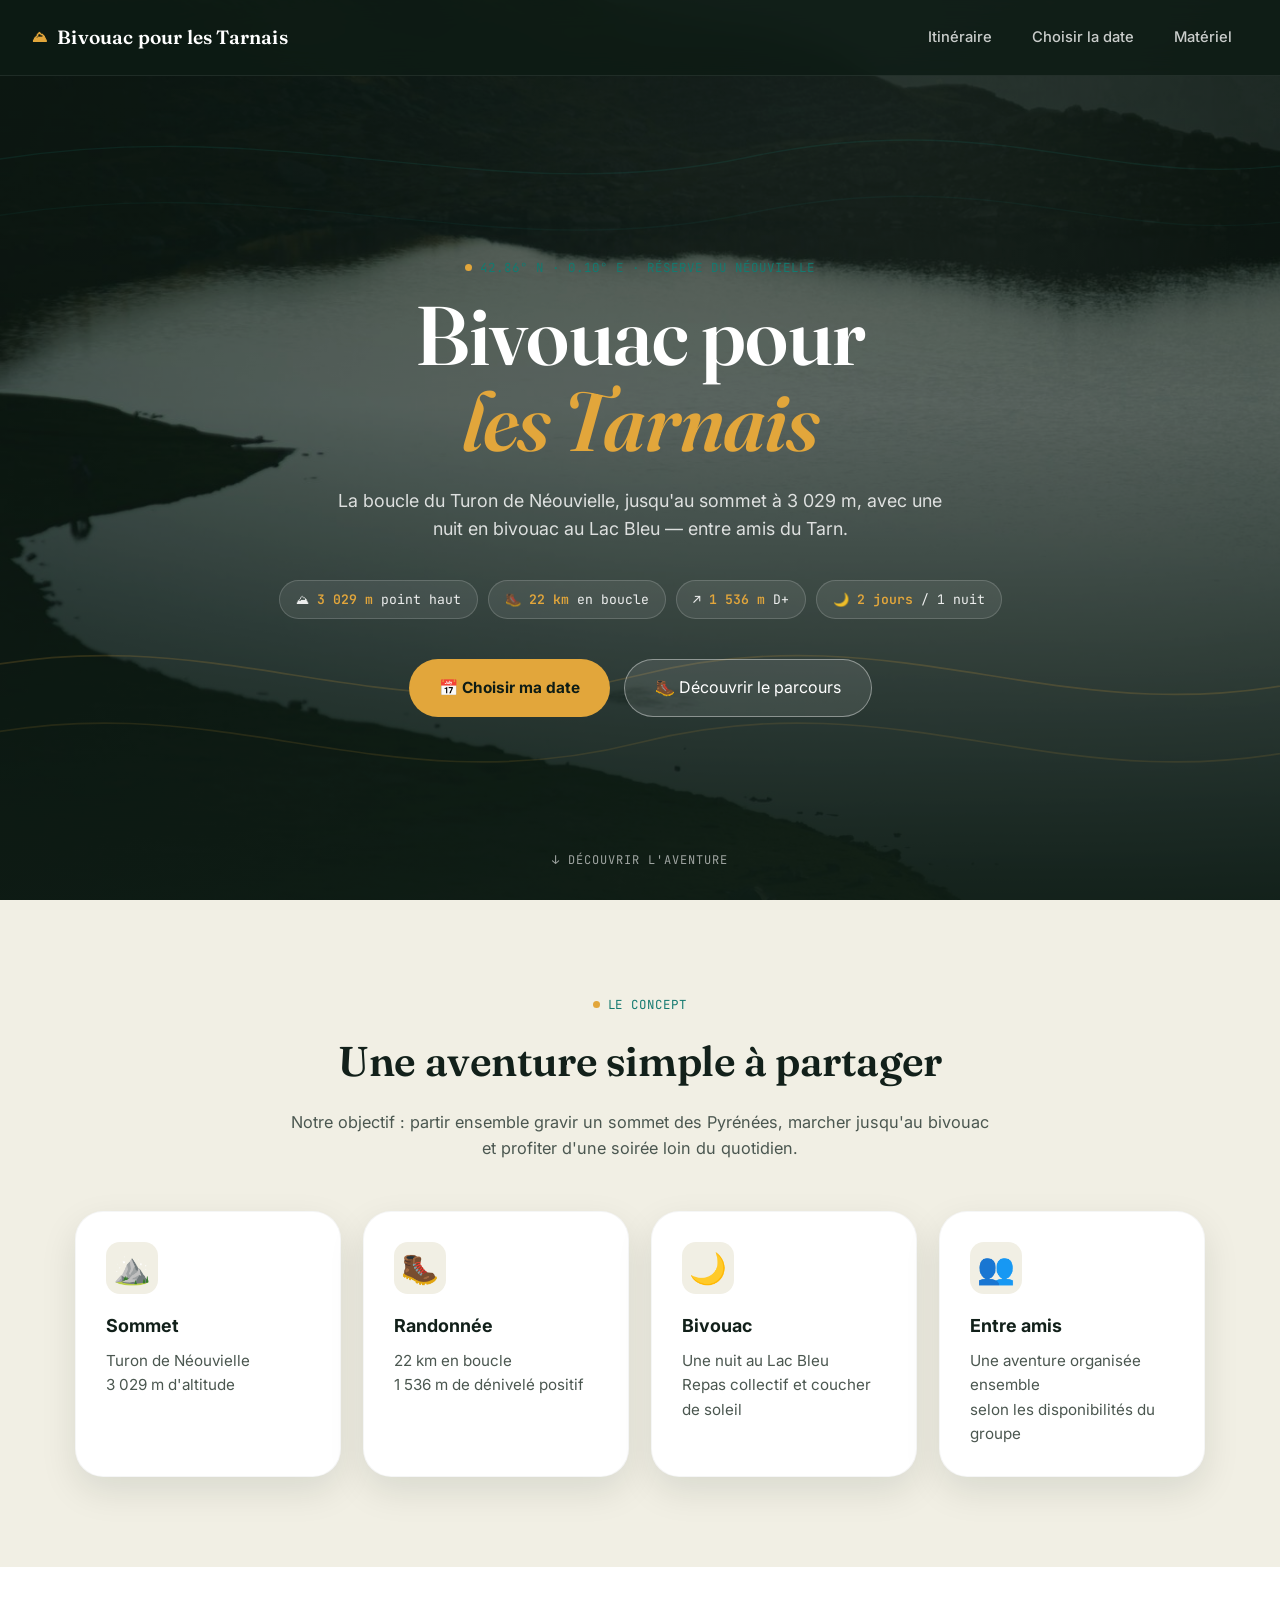
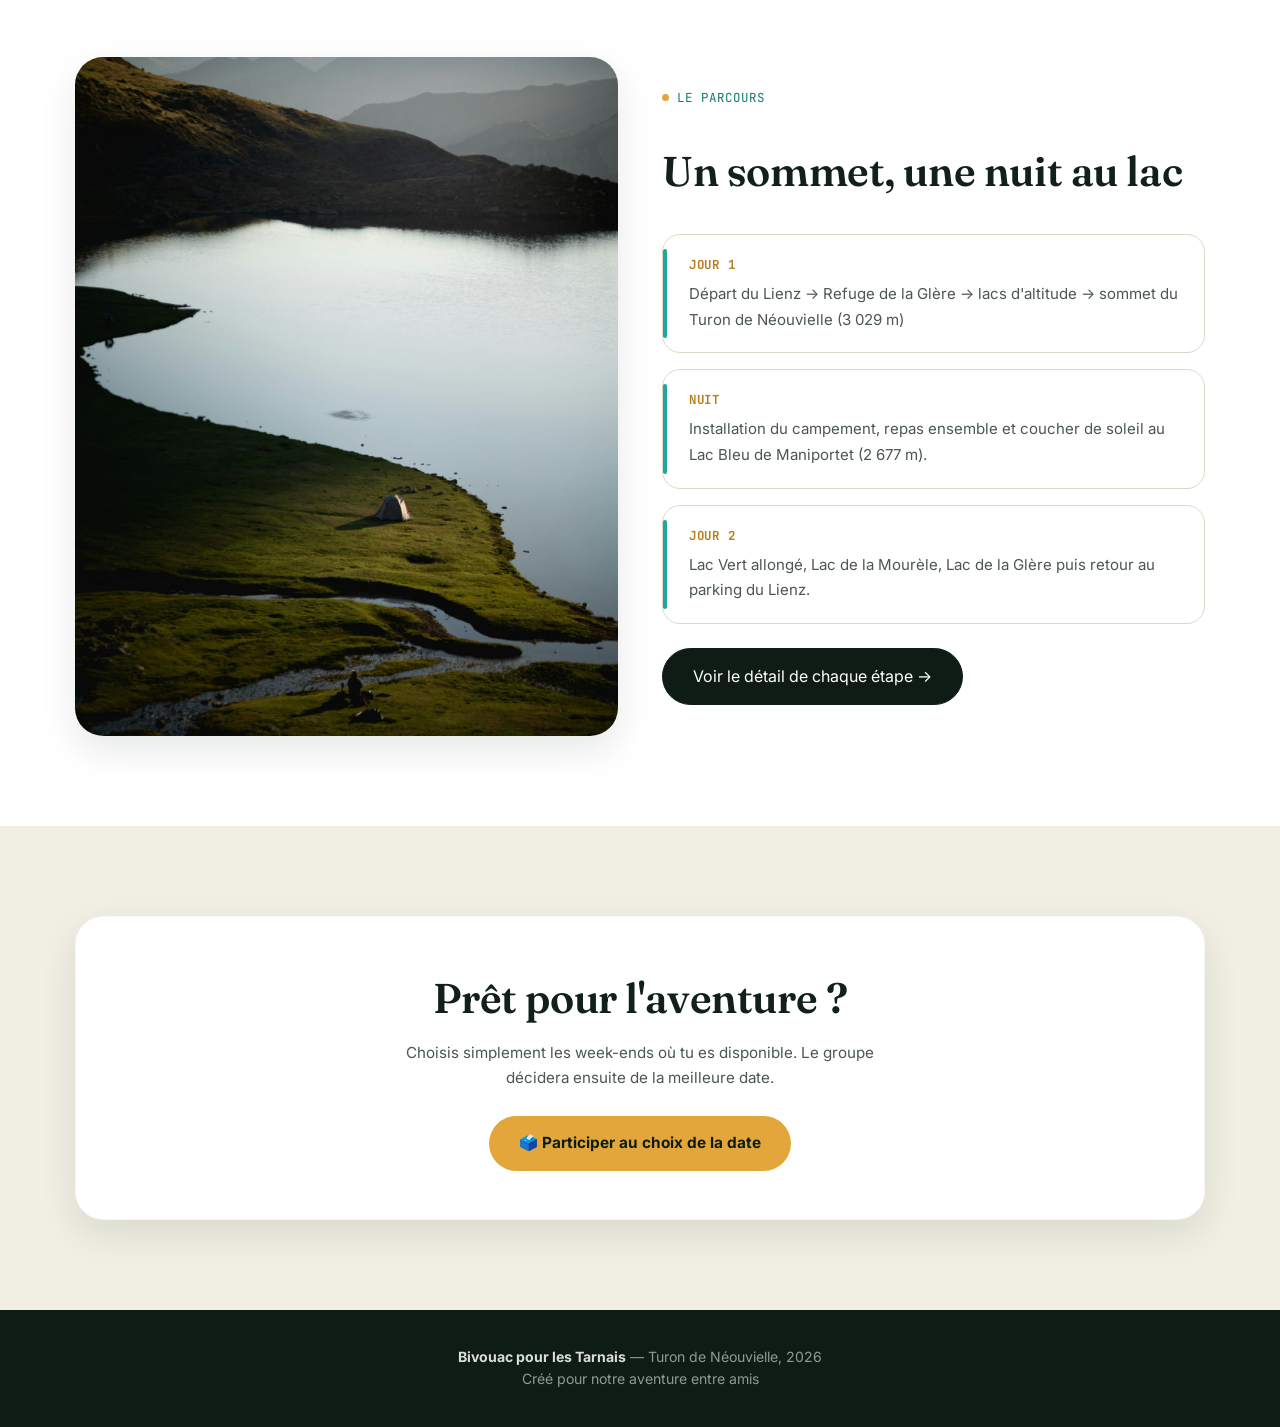
<file: bivouac/index.html>
<!DOCTYPE html>
<html lang="fr">
<head>

<meta charset="UTF-8">
<meta name="viewport" content="width=device-width, initial-scale=1.0">

<title>Bivouac pour les Tarnais 2026 — Turon de Néouvielle</title>
<meta name="description" content="Boucle du Turon de Néouvielle avec nuit en bivouac au Lac Bleu, Pyrénées. Itinéraire, dates et matériel pour le bivouac des Tarnais, été 2026.">

<link rel="stylesheet" href="css/style.css">

</head>
<body>

<header class="topnav">

    <a href="index.html" class="nav-logo">
        <span class="logo-mark">⛰</span>
        Bivouac pour les Tarnais
    </a>

    <nav class="nav-menu">
        <a href="itineraire.html" class="nav-link">Itinéraire</a>
        <a href="vote.html" class="nav-link">Choisir la date</a>
        <a href="materiel.html" class="nav-link">Matériel</a>
    </nav>

    <button class="nav-toggle" aria-label="Ouvrir le menu" aria-expanded="false">
        <span></span><span></span><span></span>
    </button>

</header>


<!-- HERO -->
<section class="hero">

    <svg class="hero-contours" viewBox="0 0 1200 800" preserveAspectRatio="none" xmlns="http://www.w3.org/2000/svg" aria-hidden="true">
        <path d="M-50,600 C200,540 350,660 600,600 C850,540 1000,660 1250,600" stroke="#e2a63b" stroke-width="1.5" fill="none" opacity="0.5"/>
        <path d="M-50,660 C200,600 350,720 600,660 C850,600 1000,720 1250,660" stroke="#e2a63b" stroke-width="1.5" fill="none" opacity="0.35"/>
        <path d="M-50,150 C250,90 450,190 700,140 C950,90 1050,180 1250,140" stroke="#1fa89a" stroke-width="1.2" fill="none" opacity="0.3"/>
        <path d="M-50,200 C250,140 450,240 700,190 C950,140 1050,230 1250,190" stroke="#1fa89a" stroke-width="1.2" fill="none" opacity="0.18"/>
    </svg>

    <div class="hero-content">

        <span class="eyebrow">42.86° N · 0.10° E · Réserve du Néouvielle</span>

        <h1 class="hero-title">Bivouac pour<br><em>les Tarnais</em></h1>

        <p class="hero-sub">
            La boucle du Turon de Néouvielle, jusqu'au sommet à 3 029 m, avec une nuit en bivouac
            au Lac Bleu — entre amis du Tarn.
        </p>

        <div class="hero-stats">
            <span class="hero-stat">⛰ <b>3 029 m</b> point haut</span>
            <span class="hero-stat">🥾 <b>22 km</b> en boucle</span>
            <span class="hero-stat">↗ <b>1 536 m</b> D+</span>
            <span class="hero-stat">🌙 <b>2 jours</b> / 1 nuit</span>
        </div>

        <div class="hero-buttons">
            <a href="vote.html" class="btn-primary">📅 Choisir ma date</a>
            <a href="itineraire.html" class="btn-secondary">🥾 Découvrir le parcours</a>
        </div>

    </div>

    <div class="hero-scroll">↓ Découvrir l'aventure</div>

</section>


<!-- PRESENTATION -->
<section class="section">
    <div class="container">

        <div class="section-head">
            <span class="eyebrow">Le concept</span>
            <h2 class="section-title">Une aventure simple à partager</h2>
            <p class="section-description">
                Notre objectif : partir ensemble gravir un sommet des Pyrénées, marcher jusqu'au bivouac
                et profiter d'une soirée loin du quotidien.
            </p>
        </div>

        <div class="cards-grid">

            <div class="card">
                <div class="card-icon">⛰️</div>
                <h3>Sommet</h3>
                <p>Turon de Néouvielle<br>3 029 m d'altitude</p>
            </div>

            <div class="card">
                <div class="card-icon">🥾</div>
                <h3>Randonnée</h3>
                <p>22 km en boucle<br>1 536 m de dénivelé positif</p>
            </div>

            <div class="card">
                <div class="card-icon">🌙</div>
                <h3>Bivouac</h3>
                <p>Une nuit au Lac Bleu<br>Repas collectif et coucher de soleil</p>
            </div>

            <div class="card">
                <div class="card-icon">👥</div>
                <h3>Entre amis</h3>
                <p>Une aventure organisée ensemble<br>selon les disponibilités du groupe</p>
            </div>

        </div>

    </div>
</section>


<!-- IMAGE + HISTOIRE -->
<section class="section section-alt">
    <div class="container">

        <div class="route-layout">

            <div class="route-image">
                <img src="images/lac-berseau.jpg" alt="Ambiance d'une nuit de bivouac en altitude dans les Pyrénées">
            </div>

            <div class="route-info">

                <span class="eyebrow">Le parcours</span>
                <h2 class="section-title" style="text-align:left">Un sommet, une nuit au lac</h2>

                <div class="info-box">
                    <strong>Jour 1</strong>
                    <span>Départ du Lienz → Refuge de la Glère → lacs d'altitude → sommet du Turon de Néouvielle (3 029 m)</span>
                </div>

                <div class="info-box">
                    <strong>Nuit</strong>
                    <span>Installation du campement, repas ensemble et coucher de soleil au Lac Bleu de Maniportet (2 677 m).</span>
                </div>

                <div class="info-box">
                    <strong>Jour 2</strong>
                    <span>Lac Vert allongé, Lac de la Mourèle, Lac de la Glère puis retour au parking du Lienz.</span>
                </div>

                <a href="itineraire.html" class="btn-secondary" style="align-self:flex-start;background:var(--pine-950);border-color:var(--pine-950);color:#fff;margin-top:8px">
                    Voir le détail de chaque étape →
                </a>

            </div>

        </div>

    </div>
</section>


<!-- CTA -->
<section class="section">
    <div class="container">

        <div class="card" style="text-align:center;padding:48px 30px">
            <h2 class="section-title" style="margin-bottom:10px">Prêt pour l'aventure ?</h2>
            <p style="margin:0 auto 26px;max-width:520px;color:var(--ink-soft)">
                Choisis simplement les week-ends où tu es disponible. Le groupe décidera ensuite de la meilleure date.
            </p>
            <a href="vote.html" class="btn-primary">🗳️ Participer au choix de la date</a>
        </div>

    </div>
</section>


<footer class="footer">
    <strong>Bivouac pour les Tarnais</strong> — Turon de Néouvielle, 2026<br>
    Créé pour notre aventure entre amis
</footer>

<script src="js/nav.js"></script>

</body>
</html>
</file>
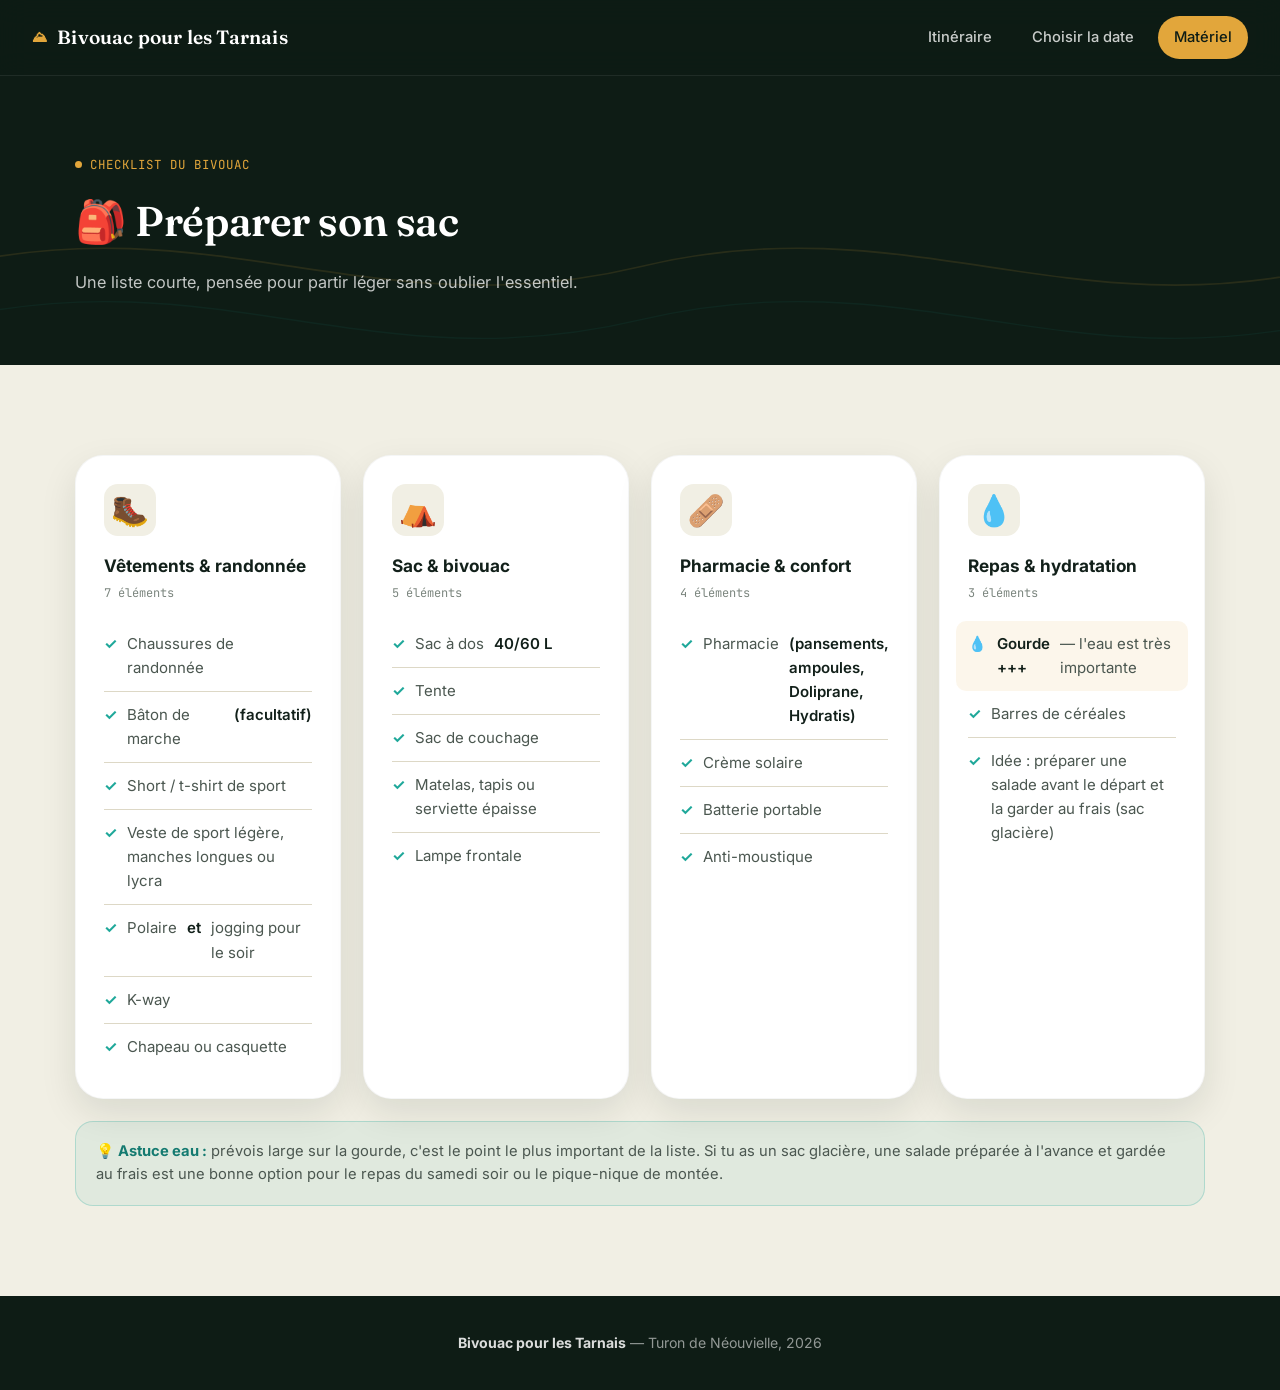
<file: bivouac/materiel.html>
<!DOCTYPE html>
<html lang="fr">
<head>

<meta charset="UTF-8">
<meta name="viewport" content="width=device-width, initial-scale=1.0">

<title>Matériel — Bivouac pour les Tarnais</title>

<link rel="stylesheet" href="css/style.css">

</head>
<body>

<header class="topnav">

    <a href="index.html" class="nav-logo">
        <span class="logo-mark">⛰</span>
        Bivouac pour les Tarnais
    </a>

    <nav class="nav-menu">
        <a href="itineraire.html" class="nav-link">Itinéraire</a>
        <a href="vote.html" class="nav-link">Choisir la date</a>
        <a href="materiel.html" class="nav-link is-active">Matériel</a>
    </nav>

    <button class="nav-toggle" aria-label="Ouvrir le menu" aria-expanded="false">
        <span></span><span></span><span></span>
    </button>

</header>


<section class="page-hero">

    <svg class="page-hero-contours" viewBox="0 0 1200 400" preserveAspectRatio="none" xmlns="http://www.w3.org/2000/svg" aria-hidden="true">
        <path d="M-50,250 C200,190 350,310 600,250 C850,190 1000,310 1250,250" stroke="#e2a63b" stroke-width="1.5" fill="none" opacity="0.5"/>
        <path d="M-50,300 C200,240 350,360 600,300 C850,240 1000,360 1250,300" stroke="#1fa89a" stroke-width="1.2" fill="none" opacity="0.3"/>
    </svg>

    <div class="container">
        <span class="eyebrow">Checklist du bivouac</span>
        <h1 class="section-title">🎒 Préparer son sac</h1>
        <p class="section-description">
            Une liste courte, pensée pour partir léger sans oublier l'essentiel.
        </p>
    </div>

</section>


<section class="section">
    <div class="container">

        <div class="material-grid">

            <!-- VETEMENTS & RANDO -->
            <div class="material-card">
                <div class="card-icon">🥾</div>
                <h3>Vêtements & randonnée</h3>
                <span class="material-count">7 éléments</span>
                <ul class="material-list">
                    <li>Chaussures de randonnée</li>
                    <li>Bâton de marche <b>(facultatif)</b></li>
                    <li>Short / t-shirt de sport</li>
                    <li>Veste de sport légère, manches longues ou lycra</li>
                    <li>Polaire <b>et</b> jogging pour le soir</li>
                    <li>K-way</li>
                    <li>Chapeau ou casquette</li>
                </ul>
            </div>

            <!-- SAC & BIVOUAC -->
            <div class="material-card">
                <div class="card-icon">⛺</div>
                <h3>Sac & bivouac</h3>
                <span class="material-count">5 éléments</span>
                <ul class="material-list">
                    <li>Sac à dos <b>40/60 L</b></li>
                    <li>Tente</li>
                    <li>Sac de couchage</li>
                    <li>Matelas, tapis ou serviette épaisse</li>
                    <li>Lampe frontale</li>
                </ul>
            </div>

            <!-- PHARMACIE & CONFORT -->
            <div class="material-card">
                <div class="card-icon">🩹</div>
                <h3>Pharmacie & confort</h3>
                <span class="material-count">4 éléments</span>
                <ul class="material-list">
                    <li>Pharmacie <b>(pansements, ampoules, Doliprane, Hydratis)</b></li>
                    <li>Crème solaire</li>
                    <li>Batterie portable</li>
                    <li>Anti-moustique</li>
                </ul>
            </div>

            <!-- REPAS & HYDRATATION -->
            <div class="material-card">
                <div class="card-icon">💧</div>
                <h3>Repas & hydratation</h3>
                <span class="material-count">3 éléments</span>
                <ul class="material-list">
                    <li class="is-key"><b>Gourde +++</b> — l'eau est très importante</li>
                    <li>Barres de céréales</li>
                    <li>Idée : préparer une salade avant le départ et la garder au frais (sac glacière)</li>
                </ul>
            </div>

        </div>

        <div class="material-note">
            💡 <b>Astuce eau :</b> prévois large sur la gourde, c'est le point le plus important de la liste.
            Si tu as un sac glacière, une salade préparée à l'avance et gardée au frais est une bonne option
            pour le repas du samedi soir ou le pique-nique de montée.
        </div>

    </div>
</section>


<footer class="footer">
    <strong>Bivouac pour les Tarnais</strong> — Turon de Néouvielle, 2026
</footer>

<script src="js/nav.js"></script>

</body>
</html>
</file>
<file: bivouac/css/style.css>
/* =========================================================
   BIVOUAC POUR LES TARNAIS, 2026
   Design system : carnet de route technique / altimètre GPS
   ========================================================= */

@import url('https://fonts.googleapis.com/css2?family=Fraunces:opsz,wght@9..144,400;9..144,500;9..144,600;9..144,700&family=Inter:wght@400;500;600;700;800&family=JetBrains+Mono:wght@400;500;600;700&display=swap');

/* ---------------------------------------------------------
   RESET
--------------------------------------------------------- */
*, *::before, *::after { box-sizing: border-box; margin: 0; padding: 0; }
html { scroll-behavior: smooth; }
body {
    font-family: "Inter", "Segoe UI", Arial, sans-serif;
    background: var(--paper);
    color: var(--ink);
    line-height: 1.6;
    -webkit-font-smoothing: antialiased;
}
img { max-width: 100%; display: block; }
a { text-decoration: none; color: inherit; }
button, input, textarea { font-family: inherit; }
ul { list-style: none; }

@media (prefers-reduced-motion: reduce) {
    *, *::before, *::after {
        animation-duration: 0.01ms !important;
        animation-iteration-count: 1 !important;
        transition-duration: 0.01ms !important;
        scroll-behavior: auto !important;
    }
}

:focus-visible {
    outline: 2px solid var(--teal);
    outline-offset: 3px;
}

/* ---------------------------------------------------------
   TOKENS
--------------------------------------------------------- */
:root {
    /* Base */
    --pine-950: #0e1c15;
    --pine-800: #16281e;
    --pine-700: #1f3d2a;
    --pine-500: #3a6b4a;
    --pine-300: #6a9c78;

    --paper: #f1efe4;
    --paper-2: #ffffff;
    --line: #ddd8c6;

    --ink: #12201a;
    --ink-soft: #4b5750;
    --ink-mute: #7c867f;

    --amber: #e2a63b;
    --amber-deep: #b97e1f;
    --teal: #1fa89a;
    --teal-deep: #147a70;

    --radius-s: 10px;
    --radius: 18px;
    --radius-l: 28px;

    --shadow: 0 14px 36px rgba(14, 28, 21, 0.10);
    --shadow-hover: 0 22px 50px rgba(14, 28, 21, 0.16);

    --font-display: "Fraunces", Georgia, serif;
    --font-body: "Inter", "Segoe UI", Arial, sans-serif;
    --font-mono: "JetBrains Mono", "SFMono-Regular", Consolas, monospace;
}

/* ---------------------------------------------------------
   LAYOUT HELPERS
--------------------------------------------------------- */
.container {
    width: 100%;
    max-width: 1180px;
    margin: auto;
    padding-left: 25px;
    padding-right: 25px;
}

.eyebrow {
    font-family: var(--font-mono);
    font-size: 0.78rem;
    letter-spacing: 0.08em;
    text-transform: uppercase;
    color: var(--teal-deep);
    display: inline-flex;
    align-items: center;
    gap: 8px;
    margin-bottom: 14px;
}
.eyebrow::before {
    content: "";
    width: 7px;
    height: 7px;
    border-radius: 50%;
    background: var(--amber);
    display: inline-block;
}

/* ---------------------------------------------------------
   NAVIGATION
--------------------------------------------------------- */
.topnav {
    position: fixed;
    top: 0; left: 0; right: 0;
    height: 76px;
    display: flex;
    align-items: center;
    justify-content: space-between;
    padding: 0 32px;
    background: rgba(14, 28, 21, 0.85);
    backdrop-filter: blur(14px);
    -webkit-backdrop-filter: blur(14px);
    border-bottom: 1px solid rgba(255,255,255,0.08);
    z-index: 1000;
}

.nav-logo {
    color: #fff;
    font-family: var(--font-display);
    font-size: 1.2rem;
    font-weight: 600;
    letter-spacing: 0.01em;
    display: flex;
    align-items: center;
    gap: 10px;
}
.nav-logo .logo-mark {
    color: var(--amber);
    font-family: var(--font-mono);
    font-size: 0.95rem;
}

.nav-menu {
    display: flex;
    align-items: center;
    gap: 8px;
}

.nav-link {
    color: rgba(255,255,255,0.78);
    font-size: 0.92rem;
    font-weight: 500;
    padding: 10px 16px;
    border-radius: 50px;
    transition: 0.2s;
}
.nav-link:hover,
.nav-link:focus-visible {
    color: #fff;
    background: rgba(255,255,255,0.10);
}
.nav-link.is-active {
    color: var(--pine-950);
    background: var(--amber);
}

/* Hamburger toggle (mobile) */
.nav-toggle {
    display: none;
    width: 44px;
    height: 44px;
    border: none;
    background: rgba(255,255,255,0.08);
    border-radius: 12px;
    cursor: pointer;
    position: relative;
    z-index: 1200;
}
.nav-toggle span {
    position: absolute;
    left: 11px; right: 11px;
    height: 2px;
    background: #fff;
    border-radius: 2px;
    transition: 0.25s ease;
}
.nav-toggle span:nth-child(1) { top: 16px; }
.nav-toggle span:nth-child(2) { top: 21px; }
.nav-toggle span:nth-child(3) { top: 26px; }

.nav-toggle.is-open span:nth-child(1) { transform: translateY(5px) rotate(45deg); }
.nav-toggle.is-open span:nth-child(2) { opacity: 0; }
.nav-toggle.is-open span:nth-child(3) { transform: translateY(-5px) rotate(-45deg); }

/* ---------------------------------------------------------
   HERO
--------------------------------------------------------- */
.hero {
    min-height: 100svh;
    display: flex;
    align-items: center;
    justify-content: center;
    position: relative;
    overflow: hidden;
    background: var(--pine-950);
}

.hero::before {
    content: "";
    position: absolute;
    inset: 0;
    background-image:
        linear-gradient(180deg, rgba(14,28,21,0.55) 0%, rgba(14,28,21,0.35) 45%, rgba(14,28,21,0.92) 100%),
        url("../images/lac-berseau.jpg");
    background-size: cover;
    background-position: center 30%;
    opacity: 0.55;
}

.hero-contours {
    position: absolute;
    inset: 0;
    width: 100%;
    height: 100%;
    opacity: 0.35;
    pointer-events: none;
}

.hero-content {
    position: relative;
    z-index: 2;
    max-width: 880px;
    text-align: center;
    padding: 130px 25px 60px;
}

.hero-title {
    color: #fff;
    font-family: var(--font-display);
    font-weight: 600;
    font-size: clamp(2.6rem, 7vw, 5.2rem);
    line-height: 1.04;
    margin-bottom: 22px;
    letter-spacing: -0.01em;
}
.hero-title em {
    font-style: italic;
    color: var(--amber);
}

.hero-sub {
    color: rgba(255,255,255,0.82);
    max-width: 620px;
    margin: 0 auto 36px;
    font-size: 1.12rem;
}

.hero-stats {
    display: flex;
    justify-content: center;
    flex-wrap: wrap;
    gap: 10px;
    margin-bottom: 40px;
}
.hero-stat {
    font-family: var(--font-mono);
    font-size: 0.82rem;
    color: rgba(255,255,255,0.9);
    background: rgba(255,255,255,0.08);
    border: 1px solid rgba(255,255,255,0.16);
    padding: 8px 16px;
    border-radius: 50px;
}
.hero-stat b { color: var(--amber); font-weight: 600; }

.hero-buttons {
    display: flex;
    justify-content: center;
    flex-wrap: wrap;
    gap: 14px;
}

.hero-scroll {
    position: absolute;
    bottom: 30px;
    left: 50%;
    transform: translateX(-50%);
    color: rgba(255,255,255,0.6);
    font-family: var(--font-mono);
    font-size: 0.75rem;
    letter-spacing: 0.08em;
    text-transform: uppercase;
    z-index: 2;
    animation: bounce 2.4s infinite;
}
@keyframes bounce {
    0%, 100% { transform: translate(-50%, 0); }
    50% { transform: translate(-50%, 8px); }
}

/* ---------------------------------------------------------
   BUTTONS
--------------------------------------------------------- */
.btn-primary,
.btn-send {
    background: var(--amber);
    color: var(--pine-950);
    padding: 15px 30px;
    border-radius: 50px;
    border: none;
    font-weight: 700;
    font-size: 0.96rem;
    cursor: pointer;
    transition: 0.22s;
    display: inline-flex;
    align-items: center;
    gap: 8px;
}
.btn-primary:hover,
.btn-send:hover {
    background: #f0b654;
    transform: translateY(-3px);
    box-shadow: 0 12px 26px rgba(226, 166, 59, 0.35);
}

.btn-secondary {
    background: rgba(255,255,255,0.10);
    border: 1px solid rgba(255,255,255,0.4);
    color: #fff;
    padding: 15px 30px;
    border-radius: 50px;
    transition: 0.22s;
    display: inline-flex;
    align-items: center;
    gap: 8px;
}
.btn-secondary:hover {
    background: rgba(255,255,255,0.2);
    transform: translateY(-3px);
}

.btn-send { width: 100%; justify-content: center; }
.btn-send:disabled { opacity: 0.6; cursor: default; transform: none; }

.btn-back {
    padding: 12px 25px;
    border-radius: 50px;
    background: var(--paper-2);
    border: 1px solid var(--line);
    color: var(--ink);
    font-weight: 600;
}

.btn-danger {
    background: #c65b4a;
    color: #fff;
    border: none;
    padding: 12px 22px;
    border-radius: 50px;
    font-weight: 600;
    cursor: pointer;
    transition: 0.2s;
}
.btn-danger:hover { background: #a94734; }

/* ---------------------------------------------------------
   GENERAL SECTIONS
--------------------------------------------------------- */
.section { padding: 90px 0; }
.section.tight { padding: 50px 0; }
.section-alt { background: var(--paper-2); }

.section-head { max-width: 700px; margin: 0 auto 50px; text-align: center; }
.section-head.left { margin: 0 0 40px; text-align: left; }

.section-title {
    font-family: var(--font-display);
    font-weight: 600;
    font-size: clamp(1.9rem, 3.4vw, 2.6rem);
    margin-bottom: 14px;
    letter-spacing: -0.01em;
}

.section-description {
    color: var(--ink-soft);
    font-size: 1.02rem;
}

/* ---------------------------------------------------------
   CARDS
--------------------------------------------------------- */
.cards-grid {
    display: grid;
    grid-template-columns: repeat(auto-fit, minmax(250px, 1fr));
    gap: 22px;
}

.card {
    background: var(--paper-2);
    border-radius: var(--radius-l);
    padding: 30px;
    box-shadow: var(--shadow);
    transition: 0.25s;
    border: 1px solid rgba(18,32,26,0.04);
}
.card:hover { transform: translateY(-6px); box-shadow: var(--shadow-hover); }

.card-icon {
    font-size: 1.9rem;
    margin-bottom: 18px;
    width: 52px; height: 52px;
    display: flex; align-items: center; justify-content: center;
    background: var(--paper);
    border-radius: 14px;
}

.card h3 { font-size: 1.12rem; margin-bottom: 8px; font-weight: 700; }
.card p { color: var(--ink-soft); font-size: 0.95rem; }
.card .stat-mono {
    font-family: var(--font-mono);
    font-size: 1.5rem;
    font-weight: 600;
    color: var(--teal-deep);
    display: block;
    margin-bottom: 4px;
}

/* ---------------------------------------------------------
   ITINÉRAIRE — PRÉSENTATION ACCUEIL
--------------------------------------------------------- */
.route-layout {
    display: grid;
    grid-template-columns: 1fr 1fr;
    gap: 44px;
    align-items: center;
}

.route-image {
    border-radius: var(--radius-l);
    overflow: hidden;
    box-shadow: var(--shadow);
    aspect-ratio: 4 / 5;
}
.route-image img { width: 100%; height: 100%; object-fit: cover; }

.route-info { display: flex; flex-direction: column; gap: 16px; }

.info-box {
    background: var(--paper-2);
    border-radius: var(--radius);
    padding: 20px 22px;
    border: 1px solid var(--line);
    position: relative;
    padding-left: 26px;
}
.info-box::before {
    content: "";
    position: absolute;
    left: 0; top: 14px; bottom: 14px;
    width: 4px;
    border-radius: 4px;
    background: var(--teal);
}
.info-box strong {
    display: block;
    font-family: var(--font-mono);
    font-size: 0.78rem;
    text-transform: uppercase;
    letter-spacing: 0.06em;
    color: var(--amber-deep);
    margin-bottom: 6px;
}
.info-box span { color: var(--ink-soft); font-size: 0.94rem; }

/* ---------------------------------------------------------
   PAGE HEADER (sous-pages)
--------------------------------------------------------- */
.page-hero {
    background: var(--pine-950);
    padding: 150px 0 70px;
    position: relative;
    overflow: hidden;
}
.page-hero .container { position: relative; z-index: 2; }
.page-hero .section-title,
.page-hero .eyebrow { color: #fff; }
.page-hero .eyebrow { color: var(--amber); }
.page-hero .section-description { color: rgba(255,255,255,0.75); }
.page-hero-contours { position: absolute; inset: 0; opacity: 0.25; }

/* ---------------------------------------------------------
   ITINÉRAIRE — SPINE / ÉTAPES
--------------------------------------------------------- */
.trail {
    position: relative;
    max-width: 900px;
    margin: 0 auto;
}

.trail::before {
    content: "";
    position: absolute;
    left: 34px;
    top: 34px;
    bottom: 34px;
    width: 0;
    border-left: 4px dashed var(--line);
}

.stage {
    position: relative;
    padding-left: 90px;
    padding-bottom: 56px;
}
.stage:last-child { padding-bottom: 0; }

.stage-marker {
    position: absolute;
    left: 0;
    top: 4px;
    width: 68px;
    height: 68px;
    border-radius: 50%;
    background: var(--paper-2);
    border: 3px solid var(--teal);
    display: flex;
    align-items: center;
    justify-content: center;
    flex-direction: column;
    box-shadow: var(--shadow);
    z-index: 2;
}
.stage-marker .marker-alt {
    font-family: var(--font-mono);
    font-size: 0.72rem;
    font-weight: 700;
    color: var(--pine-950);
    line-height: 1;
}
.stage-marker .marker-unit {
    font-family: var(--font-mono);
    font-size: 0.55rem;
    color: var(--ink-mute);
}
.stage.is-camp .stage-marker { border-color: var(--amber); background: var(--pine-950); }
.stage.is-camp .stage-marker .marker-alt { color: var(--amber); }
.stage.is-camp .stage-marker .marker-unit { color: rgba(255,255,255,0.5); }

.stage-card {
    background: var(--paper-2);
    border-radius: var(--radius-l);
    box-shadow: var(--shadow);
    overflow: hidden;
    border: 1px solid rgba(18,32,26,0.05);
}
.stage.is-camp .stage-card {
    background: var(--pine-950);
    color: #fff;
}

.stage-media {
    display: grid;
    grid-template-columns: 1.3fr 1fr;
}
.stage-photo {
    aspect-ratio: 4/3;
    overflow: hidden;
    background: linear-gradient(135deg, var(--pine-700), var(--pine-500));
    position: relative;
}
.stage-photo img { width: 100%; height: 100%; object-fit: cover; }
.stage-photo.is-placeholder {
    display: flex;
    align-items: center;
    justify-content: center;
}
.stage-photo.is-placeholder svg { width: 60%; opacity: 0.85; }
.stage-photo-tag {
    position: absolute;
    bottom: 10px; left: 10px;
    font-family: var(--font-mono);
    font-size: 0.65rem;
    color: #fff;
    background: rgba(14,28,21,0.55);
    padding: 4px 10px;
    border-radius: 50px;
    letter-spacing: 0.04em;
}
.stage-map {
    background: var(--paper);
    display: flex;
    align-items: center;
    justify-content: center;
    padding: 10px;
}
.stage.is-camp .stage-map { background: rgba(255,255,255,0.05); }
.stage-map svg { width: 100%; height: 100%; }

.stage-body { padding: 26px 28px 28px; }

.stage-eyebrow {
    font-family: var(--font-mono);
    font-size: 0.72rem;
    text-transform: uppercase;
    letter-spacing: 0.07em;
    color: var(--teal-deep);
    margin-bottom: 8px;
    display: block;
}
.stage.is-camp .stage-eyebrow { color: var(--amber); }

.stage-body h3 {
    font-family: var(--font-display);
    font-size: 1.4rem;
    font-weight: 600;
    margin-bottom: 10px;
}

.stage-body p {
    color: var(--ink-soft);
    font-size: 0.96rem;
    margin-bottom: 14px;
}
.stage.is-camp .stage-body p { color: rgba(255,255,255,0.78); }

.stage-tags {
    display: flex;
    flex-wrap: wrap;
    gap: 8px;
}
.stage-tag {
    font-family: var(--font-mono);
    font-size: 0.75rem;
    background: var(--paper);
    border: 1px solid var(--line);
    padding: 5px 12px;
    border-radius: 50px;
    color: var(--ink-soft);
}
.stage.is-camp .stage-tag {
    background: rgba(255,255,255,0.08);
    border-color: rgba(255,255,255,0.18);
    color: rgba(255,255,255,0.85);
}

/* ---------------------------------------------------------
   CARTE (Leaflet)
--------------------------------------------------------- */
.map-frame {
    height: 460px;
    border-radius: var(--radius-l);
    overflow: hidden;
    box-shadow: var(--shadow);
    border: 1px solid var(--line);
}

/* ---------------------------------------------------------
   PROGRAMME (timeline horaire)
--------------------------------------------------------- */
.program-list { display: flex; flex-direction: column; gap: 0; }
.program-item {
    display: grid;
    grid-template-columns: 130px 1fr;
    gap: 20px;
    padding: 20px 0;
    border-bottom: 1px solid var(--line);
}
.program-item:last-child { border-bottom: none; }
.program-time {
    font-family: var(--font-mono);
    font-weight: 700;
    color: var(--teal-deep);
    font-size: 0.95rem;
}
.program-item h4 { font-size: 1.02rem; margin-bottom: 4px; }
.program-item p { color: var(--ink-soft); font-size: 0.92rem; }

/* ---------------------------------------------------------
   MATÉRIEL
--------------------------------------------------------- */
.material-grid {
    display: grid;
    grid-template-columns: repeat(auto-fit, minmax(260px, 1fr));
    gap: 22px;
}

.material-card {
    background: var(--paper-2);
    border-radius: var(--radius-l);
    padding: 28px;
    box-shadow: var(--shadow);
    border: 1px solid rgba(18,32,26,0.04);
}

.material-card .card-icon { margin-bottom: 16px; }
.material-card h3 { margin-bottom: 4px; font-size: 1.08rem; }
.material-card .material-count {
    font-family: var(--font-mono);
    font-size: 0.75rem;
    color: var(--ink-mute);
    margin-bottom: 18px;
    display: block;
}

.material-list li {
    padding: 11px 0;
    border-bottom: 1px solid var(--line);
    color: var(--ink-soft);
    font-size: 0.94rem;
    display: flex;
    gap: 10px;
    align-items: flex-start;
}
.material-list li:last-child { border-bottom: none; }
.material-list li::before {
    content: "✓";
    color: var(--teal);
    font-weight: 700;
    flex-shrink: 0;
}
.material-list li b { color: var(--ink); font-weight: 600; }
.material-list li.is-key {
    background: rgba(226,166,59,0.10);
    margin: 0 -12px;
    padding: 11px 12px;
    border-radius: 10px;
    border-bottom: none;
}
.material-list li.is-key::before { content: "💧"; }

.material-note {
    background: rgba(31,168,154,0.08);
    border: 1px solid rgba(31,168,154,0.25);
    border-radius: var(--radius);
    padding: 18px 20px;
    font-size: 0.92rem;
    color: var(--ink-soft);
    margin-top: 22px;
}
.material-note b { color: var(--teal-deep); }

.warning-card {
    background: rgba(198,91,74,0.08);
    border: 1px solid rgba(198,91,74,0.28);
    border-radius: var(--radius-l);
    padding: 24px 26px;
    font-size: 0.94rem;
    color: var(--ink-soft);
    display: flex;
    gap: 16px;
    align-items: flex-start;
}
.warning-card .warning-icon { font-size: 1.5rem; line-height: 1; }
.warning-card b { color: #a94734; }
.warning-card ul { margin-top: 8px; padding-left: 18px; list-style: disc; }
.warning-card li { margin-bottom: 4px; }

.stage-tag.is-danger {
    background: #a94734;
    border-color: #a94734;
    color: #fff;
}
.stage-tag.is-info {
    background: var(--teal);
    border-color: var(--teal);
    color: #fff;
}

/* ---------------------------------------------------------
   VOTE PAGE
--------------------------------------------------------- */
.vote-page { background: var(--paper); }

.vote-wrap {
    max-width: 820px;
    margin: auto;
    padding: 130px 25px 80px;
}

.step-card {
    background: var(--paper-2);
    border-radius: var(--radius-l);
    padding: 36px;
    box-shadow: var(--shadow);
    border: 1px solid rgba(18,32,26,0.04);
}

.step-title {
    font-family: var(--font-display);
    font-size: 1.7rem;
    font-weight: 600;
    margin-bottom: 8px;
}

.step-sub { color: var(--ink-soft); margin-bottom: 26px; }

.field-group { margin-bottom: 24px; }
.field-group label {
    display: block;
    font-weight: 700;
    margin-bottom: 8px;
    font-size: 0.92rem;
}
.field-group input,
.field-group textarea {
    width: 100%;
    padding: 15px;
    border-radius: var(--radius-s);
    border: 1px solid var(--line);
    font-size: 1rem;
    background: var(--paper);
    transition: 0.2s;
}
.field-group input:focus,
.field-group textarea:focus {
    outline: none;
    border-color: var(--teal);
    background: var(--paper-2);
}

.calendar-wrap {
    background: var(--paper);
    padding: 22px;
    border-radius: var(--radius-l);
    border: 1px solid var(--line);
}
.calendar-wrap h3 {
    font-family: var(--font-mono);
    font-size: 0.85rem;
    text-transform: uppercase;
    letter-spacing: 0.05em;
    color: var(--ink-mute);
    margin-bottom: 14px;
}

.dates-grid {
    display: grid;
    grid-template-columns: repeat(auto-fit, minmax(150px, 1fr));
    gap: 12px;
}

.date-btn {
    padding: 16px;
    background: var(--paper-2);
    border: 2px solid var(--line);
    border-radius: var(--radius-s);
    cursor: pointer;
    text-align: left;
    transition: 0.18s;
}
.date-btn:hover { border-color: var(--teal); }
.date-btn.selected {
    background: rgba(31,168,154,0.10);
    border-color: var(--teal);
}
.date-day {
    font-family: var(--font-mono);
    color: var(--ink-mute);
    font-size: 0.72rem;
    text-transform: uppercase;
}
.date-range { font-weight: 700; font-size: 1rem; margin-top: 2px; }
.date-check { color: var(--teal-deep); font-size: 0.82rem; font-weight: 600; margin-top: 4px; min-height: 18px; }

.vote-recap {
    background: var(--paper);
    border: 1px solid var(--line);
    border-radius: var(--radius);
    padding: 20px 22px;
    margin: 26px 0;
}
.recap-row { font-size: 0.92rem; margin-bottom: 8px; color: var(--ink-soft); }
.recap-row:last-child { margin-bottom: 0; }
.recap-row strong { color: var(--ink); }

/* ---------------------------------------------------------
   ADMIN
--------------------------------------------------------- */
.admin-page { background: var(--paper); }
.admin-wrap { max-width: 1150px; margin: auto; padding: 130px 25px 80px; }
.admin-header { text-align: center; margin-bottom: 44px; }
.admin-header h1 {
    font-family: var(--font-display);
    font-size: clamp(2rem, 4vw, 2.5rem);
    margin-bottom: 8px;
}
.admin-header p { color: var(--ink-soft); font-family: var(--font-mono); font-size: 0.9rem; }

.winner-card {
    background: linear-gradient(135deg, var(--pine-950), var(--pine-700));
    color: #fff;
    border-radius: var(--radius-l);
    padding: 36px;
    display: flex;
    align-items: center;
    gap: 26px;
    margin-bottom: 36px;
    box-shadow: var(--shadow);
}
.winner-crown { font-size: 2.6rem; }
.winner-label {
    font-family: var(--font-mono);
    text-transform: uppercase;
    letter-spacing: 0.06em;
    opacity: 0.65;
    font-size: 0.75rem;
}
.winner-hike { font-family: var(--font-display); font-size: 1.6rem; font-weight: 600; margin: 4px 0; }
.winner-date { color: var(--amber); font-weight: 700; }
.winner-detail { font-size: 0.88rem; opacity: 0.75; margin-top: 4px; }

.results-grid {
    display: grid;
    grid-template-columns: repeat(2, 1fr);
    gap: 22px;
}
.result-block {
    background: var(--paper-2);
    padding: 28px;
    border-radius: var(--radius-l);
    box-shadow: var(--shadow);
}
.result-block h3 { margin-bottom: 18px; font-size: 1.05rem; }
.result-block.full-width { grid-column: 1 / -1; }

.chart-row { margin-bottom: 16px; }
.chart-row:last-child { margin-bottom: 0; }
.chart-label { display: flex; justify-content: space-between; font-size: 0.86rem; margin-bottom: 6px; }
.chart-count { font-family: var(--font-mono); color: var(--ink-mute); }
.chart-bar-bg { height: 10px; background: var(--paper); border-radius: 20px; overflow: hidden; }
.chart-bar { height: 100%; background: var(--teal); border-radius: 20px; transition: width 0.4s; }

.route-summary h4 { font-family: var(--font-display); margin-bottom: 10px; }
.route-summary p { color: var(--ink-soft); font-size: 0.92rem; }

.table-wrap { overflow-x: auto; }
table { width: 100%; border-collapse: collapse; }
th {
    background: var(--paper);
    padding: 12px 14px;
    text-align: left;
    font-family: var(--font-mono);
    font-size: 0.75rem;
    text-transform: uppercase;
    letter-spacing: 0.05em;
    color: var(--ink-mute);
}
td { padding: 14px; border-bottom: 1px solid var(--line); font-size: 0.92rem; }
.empty-row { text-align: center; color: var(--ink-mute); padding: 30px !important; }

.btn-delete {
    background: none;
    border: 1px solid var(--line);
    border-radius: 8px;
    padding: 6px 10px;
    cursor: pointer;
    transition: 0.2s;
}
.btn-delete:hover { border-color: #c65b4a; background: rgba(198,91,74,0.08); }

.danger-zone { margin-top: 40px; }
.danger-zone summary {
    cursor: pointer;
    font-family: var(--font-mono);
    font-size: 0.85rem;
    color: var(--ink-mute);
}

/* ---------------------------------------------------------
   FOOTER
--------------------------------------------------------- */
.footer {
    background: var(--pine-950);
    color: rgba(255,255,255,0.55);
    text-align: center;
    padding: 36px;
    font-size: 0.88rem;
}
.footer strong { color: rgba(255,255,255,0.85); }

/* ---------------------------------------------------------
   RESPONSIVE
--------------------------------------------------------- */
@media (max-width: 900px) {
    .route-layout { grid-template-columns: 1fr; }
    .results-grid { grid-template-columns: 1fr; }
    .stage-media { grid-template-columns: 1fr; }
    .stage-map { min-height: 140px; }
}

@media (max-width: 760px) {
    .nav-menu {
        position: fixed;
        top: 76px; left: 0; right: 0;
        background: rgba(14,28,21,0.98);
        backdrop-filter: blur(14px);
        flex-direction: column;
        align-items: stretch;
        gap: 4px;
        padding: 14px 20px 26px;
        transform: translateY(-12px);
        opacity: 0;
        pointer-events: none;
        transition: 0.22s ease;
        border-bottom: 1px solid rgba(255,255,255,0.08);
    }
    .nav-menu.is-open {
        transform: translateY(0);
        opacity: 1;
        pointer-events: auto;
    }
    .nav-link { padding: 14px 16px; border-radius: 12px; font-size: 1rem; }
    .nav-toggle { display: block; }
}

@media (max-width: 600px) {
    .topnav { padding: 0 18px; }
    .hero-content { padding-top: 110px; }
    .hero-title { font-size: 2.5rem; }
    .hero-sub { font-size: 1rem; }
    .section { padding: 60px 0; }
    .section-title { font-size: 1.7rem; }
    .step-card { padding: 24px; }
    .winner-card { flex-direction: column; text-align: center; }
    .dates-grid { grid-template-columns: 1fr; }
    .stage { padding-left: 74px; padding-bottom: 44px; }
    .stage-marker { width: 56px; height: 56px; left: 0; }
    .trail::before { left: 27px; }
    .program-item { grid-template-columns: 1fr; gap: 4px; }
}
</file>
